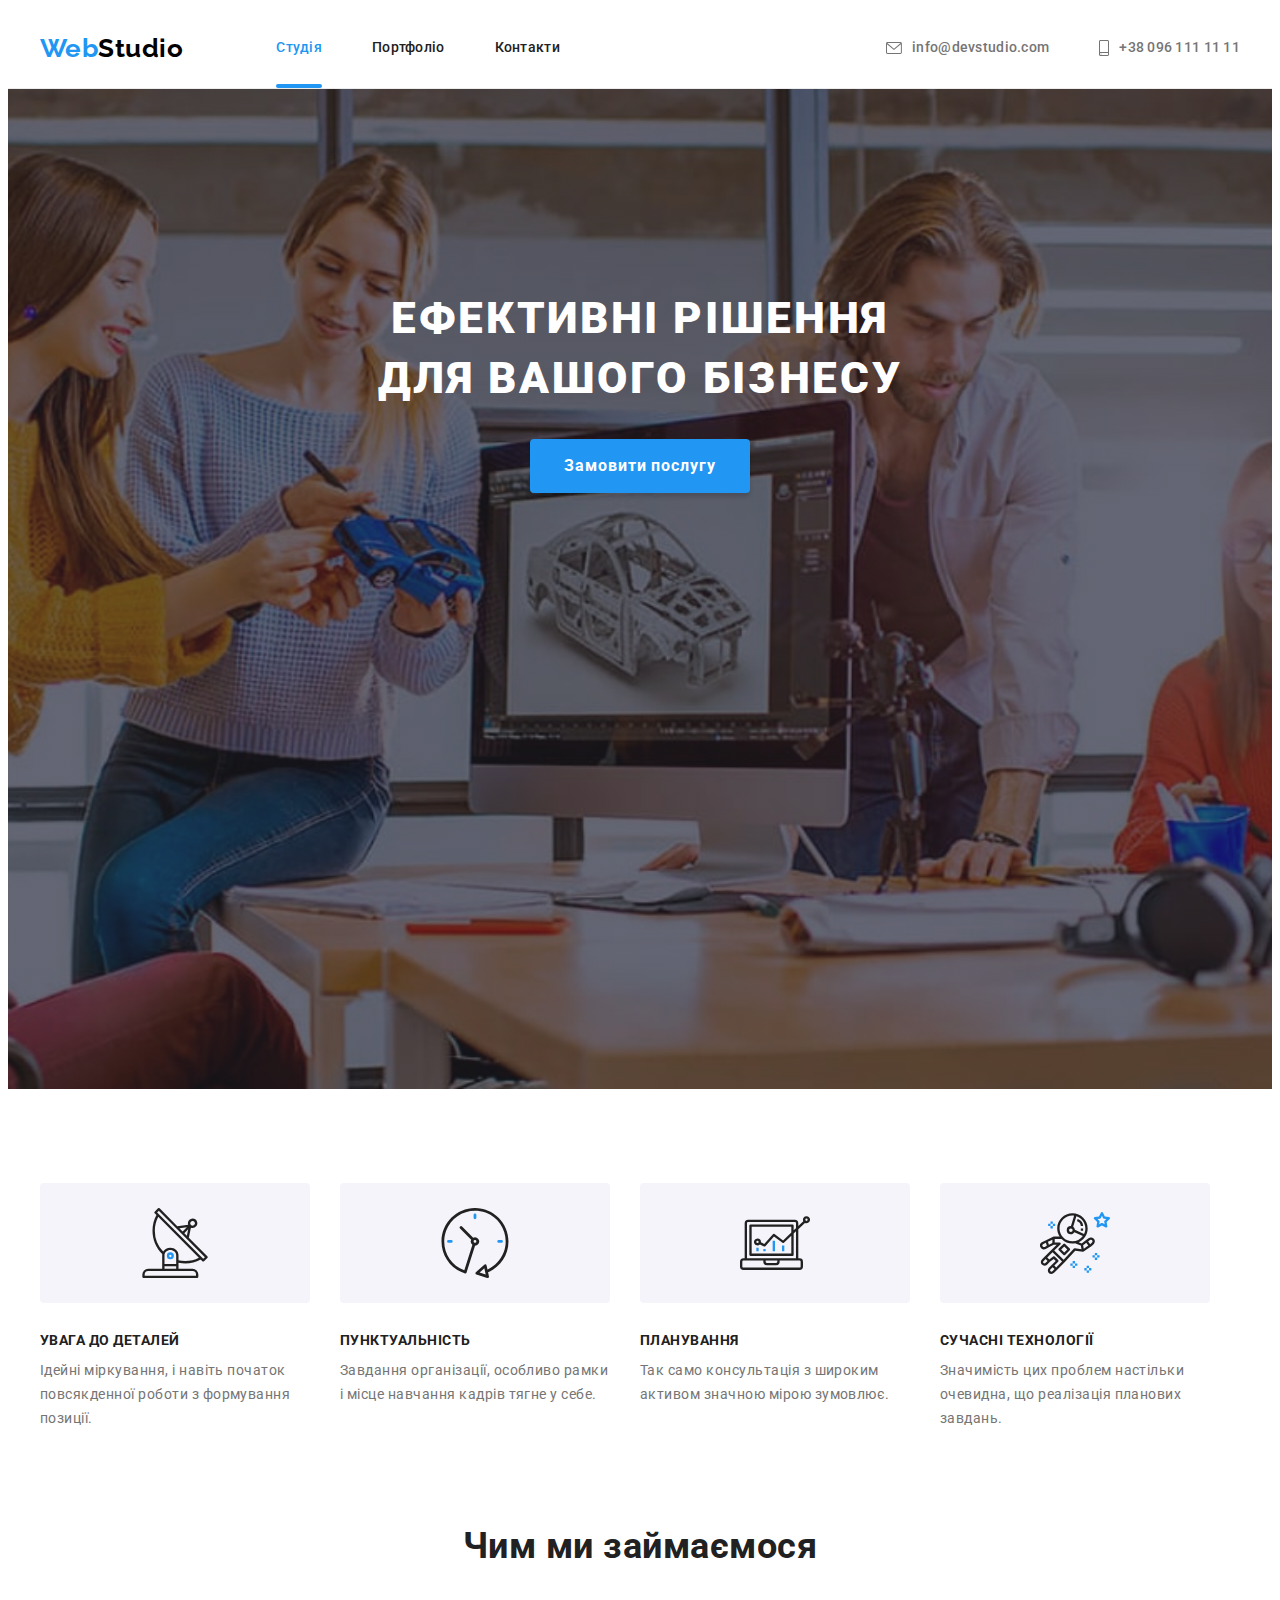
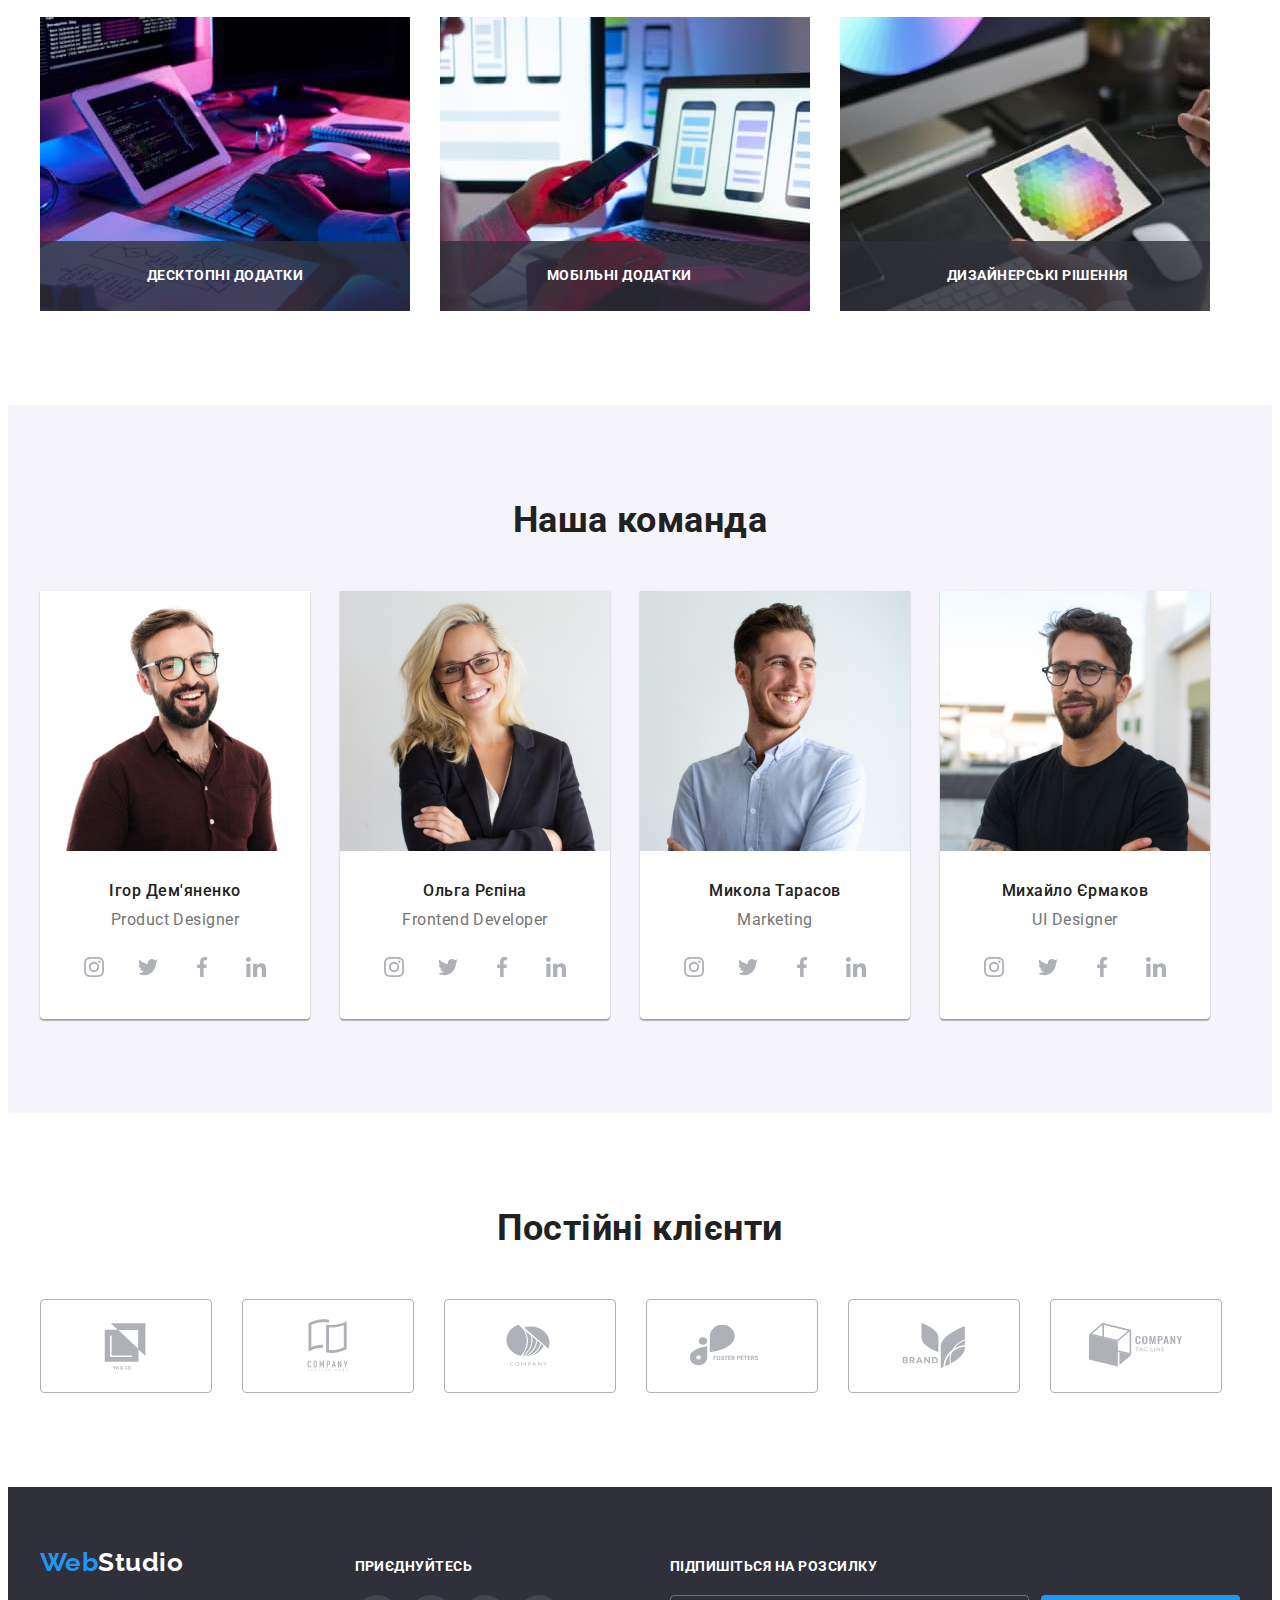
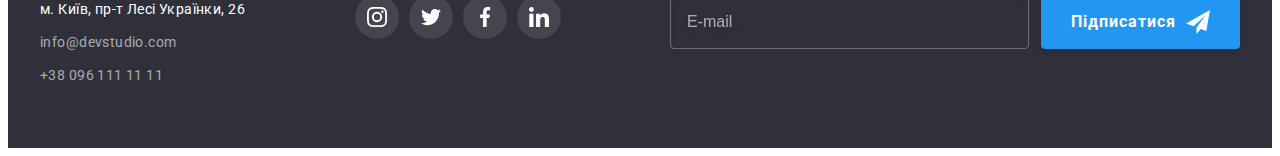
<file: index.html>
<!DOCTYPE html>
<html lang="uk">
	<head>
		<meta charset="UTF-8" />
		<meta http-equiv="X-UA-Compatible" content="IE=edge" />
		<meta name="viewport" content="width=device-width, initial-scale=1.0" />
		<title>Document</title>
		<link rel="preconnect" href="https://fonts.googleapis.com" />
		<link rel="preconnect" href="https://fonts.gstatic.com" crossorigin />
		<link
			href="https://fonts.googleapis.com/css2?family=Raleway:wght@700&family=Roboto:wght@400;500;700;900&display=swap"
			rel="stylesheet"
		/>
		<link
			rel="stylesheet"
			href="https://cdnjs.cloudflare.com/ajax/libs/modern-normalize/1.1.0/modern-normalize.min.css"
			integrity="sha512-wpPYUAdjBVSE4KJnH1VR1HeZfpl1ub8YT/NKx4PuQ5NmX2tKuGu6U/JRp5y+Y8XG2tV+wKQpNHVUX03MfMFn9Q=="
			crossorigin="anonymous"
			referrerpolicy="no-referrer"
		/>
		<link rel="stylesheet" href="./css/main.min.css" />
	</head>
	<body>
		<header class="header">
			<div class="container header__wrap">
				<nav class="header-nav__segment">
					<a href="./index.html" lang="en" class="logo"><span class="logo-web">Web</span>Studio </a>
					<ul class="header-nav__list">
						<li class="header-nav__item"
							><a href="./index.html" class="header-nav__link header-nav__link--active">Студія</a></li
						>
						<li class="header-nav__item"><a href="./portfolio.html" class="header-nav__link">Портфоліо</a></li>
						<li class="header-nav__item"><a href="" class="header-nav__link">Контакти</a></li>
					</ul>
				</nav>
				<ul class="header-contact__list">
					<li class="header-contact__item">
						<a href="mailto:info@devstudio.com" class="header-contact__link">
							<svg class="header-contact__icon" width="16px" height="12px">
								<use href="./images/symbol-defs.svg#icon-envelope"></use>
							</svg>
							info@devstudio.com</a
						></li
					>
					<li class="header-contact__item"
						><a href="tel:+380961111111" class="header-contact__link">
							<svg class="header-contact__icon" width="10px" height="16px">
								<use href="./images/symbol-defs.svg#icon-smartphone"></use>
							</svg>
							+38 096 111 11 11</a
						></li
					>
				</ul>
			</div>
		</header>
		<main>
			<section class="decision decision--overlay">
				<h1 class="decision__title">Ефективні рішення для вашого бізнесу</h1>
				<button type="button" class="decision__button btn" data-modal-open>Замовити послугу</button>
			</section>

			<section class="benefits">
				<div class="container">
					<h2 class="section-title visually-hidden">Переваги студії</h2>
					<ul class="benefits__list">
						<li class="benefits__item">
							<div class="benefits__card">
								<svg class="benefits__icon">
									<use href="./images/symbol-defs.svg#icon-antenna"></use>
								</svg>
							</div>
							<h3 class="benefits__title">УВАГА ДО ДЕТАЛЕЙ</h3>
							<p class="benefits__text">
								Ідейні міркування, і навіть початок повсякденної роботи з формування позиції.
							</p>
						</li>
						<li class="benefits__item">
							<div class="benefits__card">
								<svg class="benefits__icon">
									<use href="./images/symbol-defs.svg#icon-clock"></use>
								</svg>
							</div>
							<h3 class="benefits__title">ПУНКТУАЛЬНІСТЬ</h3>
							<p class="benefits__text"> Завдання організації, особливо рамки і місце навчання кадрів тягне у себе. </p>
						</li>
						<li class="benefits__item">
							<div class="benefits__card">
								<svg class="benefits__icon">
									<use href="./images/symbol-defs.svg#icon-diagram"></use>
								</svg>
							</div>
							<h3 class="benefits__title">ПЛАНУВАННЯ</h3>
							<p class="benefits__text"> Так само консультація з широким активом значною мірою зумовлює. </p>
						</li>
						<li class="benefits__item">
							<div class="benefits__card">
								<svg class="benefits__icon">
									<use href="./images/symbol-defs.svg#icon-astronaut"></use>
								</svg>
							</div>
							<h3 class="benefits__title">СУЧАСНІ ТЕХНОЛОГІЇ</h3>
							<p class="benefits__text"> Значимість цих проблем настільки очевидна, що реалізація планових завдань. </p>
						</li>
					</ul>
				</div>
			</section>
			<section class="about">
				<div class="container">
					<h2 class="section-title">Чим ми займаємося</h2>
					<ul class="about__list">
						<li class="about__item">
							<img src="./images/img1.jpg" alt="програміст працюючий за столом" width="370" />
							<p class="about__title">Десктопні додатки</p>
						</li>
						<li class="about__item">
							<img src="./images/img2.jpg" alt="дізайнер розробляє інтерфейс додатку" width="370" />
							<p class="about__title">Мобільні додатки</p>
						</li>
						<li class="about__item">
							<img src="./images/img3.jpg" alt="дізайнер вибирає кольори на графічному планшеті" width="370" />
							<p class="about__title">Дизайнерські рішення</p>
						</li>
					</ul>
				</div>
			</section>
			<section class="team">
				<div class="container">
					<h2 class="section-title">Наша команда</h2>
					<ul class="team__list">
						<li class="team__card">
							<img src="./images/photo1.jpg" alt="Ігор Дем'яненко" width="270" />
							<div class="team__person">
								<h3 class="team__name">Ігор Дем'яненко</h3>
								<p lang="en" class="team__profession">Product Designer</p>
								<ul class="team__social-list">
									<li class="team__item"
										><a href="" class="team__link" aria-label="Instagram іконка"
											><svg class="team__icon">
												<use href="./images/symbol-defs.svg#icon-instagram"></use></svg></a
									></li>
									<li class="team__item"
										><a href="" class="team__link" aria-label="Twitter іконка"
											><svg class="team__icon">
												<use href="./images/symbol-defs.svg#icon-twitter"></use></svg></a
									></li>
									<li class="team__item"
										><a href="" class="team__link" aria-label="Facebook іконка"
											><svg class="team__icon">
												<use href="./images/symbol-defs.svg#icon-facebook"></use></svg></a
									></li>
									<li class="team__item"
										><a href="" class="team__link" aria-label="Linkedin іконка"
											><svg class="team__icon">
												<use href="./images/symbol-defs.svg#icon-linkedin"></use></svg></a
									></li>
								</ul>
							</div>
						</li>
						<li class="team__card">
							<img src="./images/photo2.jpg" alt="Ольга Рєпіна" width="270" />
							<div class="team__person">
								<h3 class="team__name">Ольга Рєпіна</h3>
								<p lang="en" class="team__profession">Frontend Developer</p>
								<ul class="team__social-list">
									<li class="team__item"
										><a href="" class="team__link" aria-label="Instagram іконка"
											><svg class="team__icon">
												<use href="./images/symbol-defs.svg#icon-instagram"></use></svg></a
									></li>
									<li class="team__item"
										><a href="" class="team__link" aria-label="Twitter іконка"
											><svg class="team__icon">
												<use href="./images/symbol-defs.svg#icon-twitter"></use></svg></a
									></li>
									<li class="team__item"
										><a href="" class="team__link" aria-label="Facebook іконка"
											><svg class="team__icon">
												<use href="./images/symbol-defs.svg#icon-facebook"></use></svg></a
									></li>
									<li class="team__item"
										><a href="" class="team__link" aria-label="Linkedin іконка"
											><svg class="team__icon">
												<use href="./images/symbol-defs.svg#icon-linkedin"></use></svg></a
									></li>
								</ul>
							</div>
						</li>
						<li class="team__card">
							<img src="./images/photo3.jpg" alt="Микола Тарасов" width="270" />
							<div class="team__person">
								<h3 class="team__name">Микола Тарасов</h3>
								<p lang="en" class="team__profession">Marketing</p>
								<ul class="team__social-list">
									<li class="team__item"
										><a href="" class="team__link" aria-label="Instagram іконка"
											><svg class="team__icon">
												<use href="./images/symbol-defs.svg#icon-instagram"></use></svg></a
									></li>
									<li class="team__item"
										><a href="" class="team__link" aria-label="Twitter іконка"
											><svg class="team__icon">
												<use href="./images/symbol-defs.svg#icon-twitter"></use></svg></a
									></li>
									<li class="team__item"
										><a href="" class="team__link" aria-label="Facebook іконка"
											><svg class="team__icon">
												<use href="./images/symbol-defs.svg#icon-facebook"></use></svg></a
									></li>
									<li class="team__item"
										><a href="" class="team__link" aria-label="Linkedin іконка"
											><svg class="team__icon">
												<use href="./images/symbol-defs.svg#icon-linkedin"></use></svg></a
									></li>
								</ul>
							</div>
						</li>
						<li class="team__card">
							<img src="./images/photo4.jpg" alt="Михайло Єрмаков" width="270" />
							<div class="team__person">
								<h3 class="team__name">Михайло Єрмаков</h3>
								<p lang="en" class="team__profession">UI Designer</p>
								<ul class="team__social-list">
									<li class="team__item"
										><a href="" class="team__link" aria-label="Instagram іконка"
											><svg class="team__icon">
												<use href="./images/symbol-defs.svg#icon-instagram"></use></svg></a
									></li>
									<li class="team__item"
										><a href="" class="team__link" aria-label="Twitter іконка"
											><svg class="team__icon">
												<use href="./images/symbol-defs.svg#icon-twitter"></use></svg></a
									></li>
									<li class="team__item"
										><a href="" class="team__link" aria-label="Facebook іконка"
											><svg class="team__icon">
												<use href="./images/symbol-defs.svg#icon-facebook"></use></svg></a
									></li>
									<li class="team__item"
										><a href="" class="team__link" aria-label="Linkedin іконка"
											><svg class="team__icon">
												<use href="./images/symbol-defs.svg#icon-linkedin"></use></svg></a
									></li>
								</ul>
							</div>
						</li>
					</ul>
				</div>
			</section>
			<section class="clients">
				<div class="container">
					<h2 class="section-title">Постійні клієнти</h2>
					<ul class="clients__list">
						<li
							><a href="" class="clients__link"
								><svg class="clients__logo">
									<use href="./images/symbol-defs.svg#icon-Logo1"></use></svg></a
						></li>
						<li
							><a href="" class="clients__link"
								><svg class="clients__logo">
									<use href="./images/symbol-defs.svg#icon-Logo2"></use></svg></a
						></li>
						<li
							><a href="" class="clients__link"
								><svg class="clients__logo">
									<use href="./images/symbol-defs.svg#icon-Logo3"></use></svg></a
						></li>
						<li
							><a href="" class="clients__link"
								><svg class="clients__logo">
									<use href="./images/symbol-defs.svg#icon-Logo4"></use></svg></a
						></li>
						<li
							><a href="" class="clients__link"
								><svg class="clients__logo">
									<use href="./images/symbol-defs.svg#icon-Logo5"></use></svg></a
						></li>
						<li
							><a href="" class="clients__link"
								><svg class="clients__logo">
									<use href="./images/symbol-defs.svg#icon-Logo6"></use></svg></a
						></li>
					</ul>
				</div>
			</section>
		</main>
		<footer class="footer">
			<div class="container footer__container">
				<div class="footer-wrap">
					<a href="./index.html" lang="en" class="logo footer__logo"><span class="logo-web">Web</span>Studio</a>
					<address class="footer-wrap__address">
						<a
							href="https://goo.gl/maps/oYYiF6B2jekayb8w8"
							target="_blank"
							rel="noopener noreferrer nofollow"
							class="footer-wrap__street"
							>м. Київ, пр-т Лесі Українки, 26 <br
						/></a>
						<div class="footer-wrap__contacts">
							<a href="mailto:info@devstudio.com" class="footer-wrap__link">info@devstudio.com</a> <br />
							<a href="tel:+380961111111" class="footer-wrap__link">+38 096 111 11 11</a>
						</div>
					</address>
				</div>
				<div class="footer-social">
					<p class="footer-social__title">приєднуйтесь</p>
					<ul class="footer-social__list">
						<li class="footer-social__item"
							><a href="" class="footer-social__link" aria-label="Instagram іконка"
								><svg class="footer-social__icon">
									<use href="./images/symbol-defs.svg#icon-instagram"></use></svg></a
						></li>
						<li class="footer-social__item"
							><a href="" class="footer-social__link" aria-label="Twitter іконка"
								><svg class="footer-social__icon">
									<use href="./images/symbol-defs.svg#icon-twitter"></use></svg></a
						></li>
						<li class="footer-social__item"
							><a href="" class="footer-social__link" aria-label="Facebook іконка"
								><svg class="footer-social__icon">
									<use href="./images/symbol-defs.svg#icon-facebook"></use></svg></a
						></li>
						<li class="footer-social__item"
							><a href="" class="footer-social__link" aria-label="Linkedin іконка"
								><svg class="footer-social__icon">
									<use href="./images/symbol-defs.svg#icon-linkedin"></use></svg></a
						></li>
					</ul>
				</div>
				<div>
					<b class="footer-subscription">Підпишіться на розсилку</b>
					<form class="footer-subscription__form">
						<label for="mail"></label>
						<input class="footer-subscription__field" type="email" name="subscription" id="mail" placeholder="E-mail" />
						<button type="submit" class="btn-subscription btn"
							>Підписатися
							<svg class="footer-subscription__icon" width="24" height="24">
								<use href="./images/symbol-defs.svg#icon-send"></use>
							</svg>
						</button>
					</form>
				</div>
			</div>
		</footer>
		<div class="backdrop is-hidden" data-modal>
			<div class="modal">
				<b class="modal__title">Залиште свої дані, ми вам передзвонимо</b>
				<button class="modal__close-btn btn" data-modal-close>
					<svg class="modal__close-icon" width="18px" height="18px">
						<use href="./images/symbol-defs.svg#icon-close-black"></use>
					</svg>
				</button>
				<form class="modal__form">
					<label class="modal__field">
						<span class="modal__prompt">Ім'я</span>
						<input class="modal__input" type="text" name="user-name" autocomplete="name" required />
						<svg class="modal__icon" width="18px" height="18px">
							<use href="./images/symbol-defs.svg#icon-person-black"></use>
						</svg>
					</label>

					<label class="modal__field">
						<span class="modal__prompt">Телефон</span>
						<input class="modal__input" type="tel" name="user-tel" required />
						<svg class="modal__icon" width="18px" height="18px">
							<use href="./images/symbol-defs.svg#icon-phone-black"></use>
						</svg>
					</label>
					<label class="modal__field">
						<span class="modal__prompt">Пошта</span>
						<input class="modal__input" type="email" name="user-mail" autocomplete="email" required />
						<svg class="modal__icon" width="18px" height="18px">
							<use href="./images/symbol-defs.svg#icon-email-black"></use>
						</svg>
					</label>
					<label class="modal__comment">
						<span class="modal__prompt">Коментар</span>
						<textarea class="modal__comment-wrap" name="user-comments" placeholder="Введіть текст"></textarea>
					</label>
					<label class="modal__check-wrap">
						<input class="modal__check visually-hidden" type="checkbox" name="contract" required />
						<svg class="modal__icon-check" width="16px" height="15px">
							<use class="modal__icon-disagree" href="./images/symbol-defs.svg#icon-choice-square"></use>
							<use class="modal__icon-agree" href="./images/symbol-defs.svg#icon-check"></use>
						</svg>
						<span class="modal__contract"
							>Погоджуюся з розсилкою та приймаю <a class="modal__contract-link" href="">Умови договору</a></span
						>
					</label>
					<button type="submit" class="modal__btn btn">Відправити</button>
				</form>
			</div>
		</div>
		<script src="./js/modal.js"></script>
	</body>
</html>
</file>
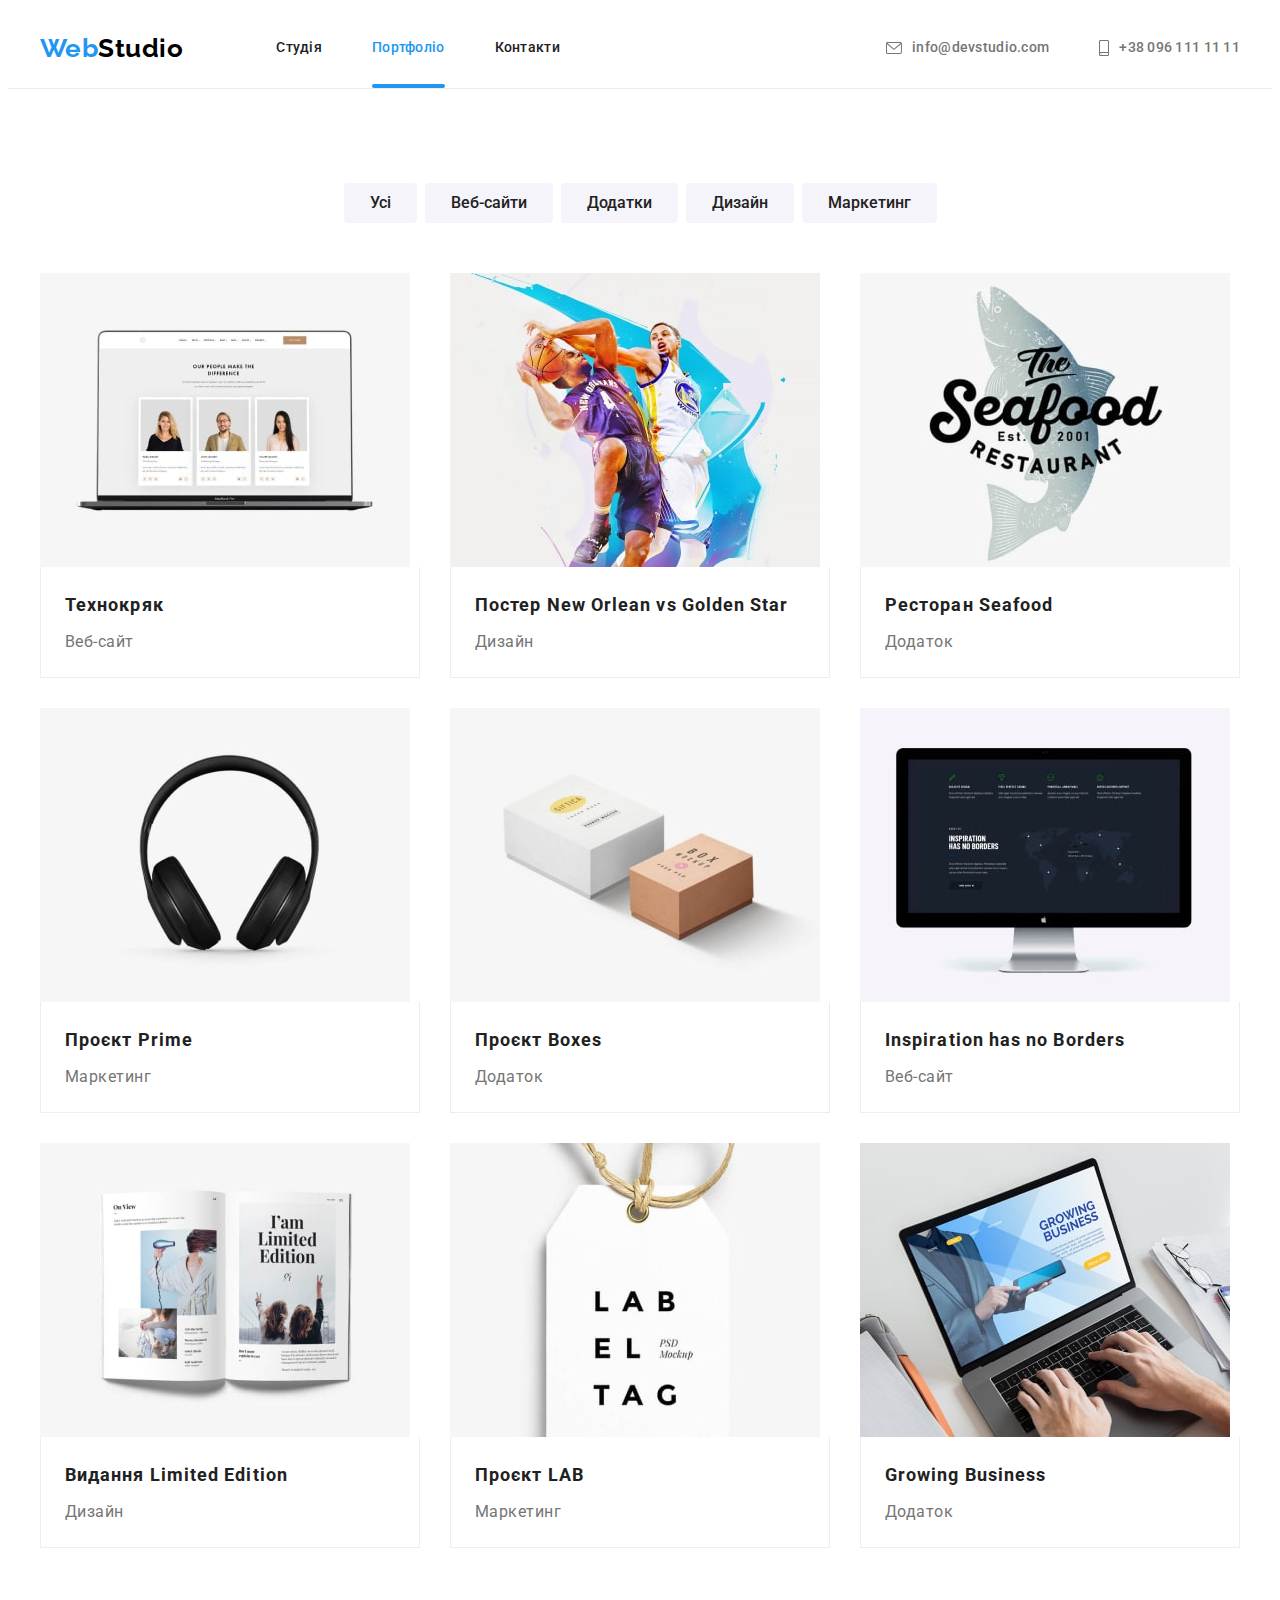
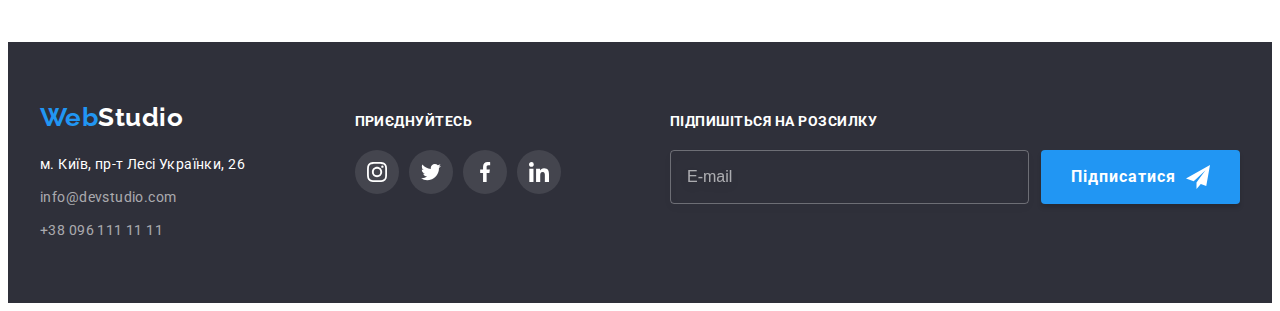
<file: portfolio.html>
<!DOCTYPE html>
<html lang="uk">
	<head>
		<meta charset="UTF-8" />
		<meta http-equiv="X-UA-Compatible" content="IE=edge" />
		<meta name="viewport" content="width=device-width, initial-scale=1.0" />
		<title>Document</title>
		<link rel="preconnect" href="https://fonts.googleapis.com" />
		<link rel="preconnect" href="https://fonts.gstatic.com" crossorigin />
		<link
			href="https://fonts.googleapis.com/css2?family=Raleway:wght@700&family=Roboto:wght@400;500;700;900&display=swap"
			rel="stylesheet"
		/>
		<link
			rel="stylesheet"
			href="https://cdnjs.cloudflare.com/ajax/libs/modern-normalize/1.1.0/modern-normalize.min.css"
			integrity="sha512-wpPYUAdjBVSE4KJnH1VR1HeZfpl1ub8YT/NKx4PuQ5NmX2tKuGu6U/JRp5y+Y8XG2tV+wKQpNHVUX03MfMFn9Q=="
			crossorigin="anonymous"
			referrerpolicy="no-referrer"
		/>
		<link rel="stylesheet" href="./css/main.min.css" />
	</head>

	<body>
		<header class="header">
			<div class="container header__wrap">
				<nav class="header-nav__segment">
					<a href="./index.html" lang="en" class="logo"><span class="logo-web">Web</span>Studio </a>
					<ul class="header-nav__list">
						<li class="header-nav__item"
							><a href="./index.html" class="header-nav__link">Студія</a></li
						>
						<li class="header-nav__item"><a href="./portfolio.html" class="header-nav__link header-nav__link--active">Портфоліо</a></li>
						<li class="header-nav__item"><a href="" class="header-nav__link">Контакти</a></li>
					</ul>
				</nav>
				<ul class="header-contact__list">
					<li class="header-contact__item">
						<a href="mailto:info@devstudio.com" class="header-contact__link">
							<svg class="header-contact__icon" width="16px" height="12px">
								<use href="./images/symbol-defs.svg#icon-envelope"></use>
							</svg>
							info@devstudio.com</a
						></li
					>
					<li class="header-contact__item"
						><a href="tel:+380961111111" class="header-contact__link">
							<svg class="header-contact__icon" width="10px" height="16px">
								<use href="./images/symbol-defs.svg#icon-smartphone"></use>
							</svg>
							+38 096 111 11 11</a
						></li
					>
				</ul>
			</div>
		</header>
		<main>
			<section class="works">
				<div class="container">
					<h1 class="section-title visually-hidden">Портфоліо</h1>
					<ul class="filter">
						<li class="filter__item"><button type="button" class="filter-button btn">Усі</button></li>
						<li class="filter__item"><button type="button" class="filter-button btn">Веб-сайти</button></li>
						<li class="filter__item"><button type="button" class="filter-button btn">Додатки</button></li>
						<li class="filter__item"><button type="button" class="filter-button btn">Дизайн</button></li>
						<li class="filter__item"><button type="button" class="filter-button btn">Маркетинг</button></li>
					</ul>

					<ul class="element">
						<li class="element__list">
							<a href="" class="element__link">
								<div class="element__thumb">
									<img src="./images/p1.jpg" alt="Технокряк" width="370" height="294" />
									<p class="element__resource"
										>Ресурс пропонує комплексні пропозиції з різним рівнем функціоналу та сервісів. Все це дозволить
										відвідувачу отримати вичерпні відомості про компанію чи приватну особу.</p
									>
								</div>
								<div class="element__content">
									<h2 class="element__title">Технокряк</h2>
									<p class="element__text">Веб-сайт</p>
								</div>
							</a>
						</li>
						<li class="element__list">
							<a href="" class="element__link">
								<div class="element__thumb">
									<img src="./images/p2.jpg" alt="Баскетболісти" width="370" height="294" />
									<p class="element__resource"
										>Ресурс пропонує комплексні пропозиції з різним рівнем функціоналу та сервісів. Все це дозволить
										відвідувачу отримати вичерпні відомості про компанію чи приватну особу.</p
									>
								</div>
								<div class="element__content">
									<h2 class="element__title">Постер <span lang="en">New Orlean vs Golden Star</span></h2>
									<p class="element__text">Дизайн</p>
								</div>
							</a>
						</li>
						<li class="element__list">
							<a href="" class="element__link">
								<div class="element__thumb">
									<img src="./images/p3.jpg" alt="Назва ресторану" width="370" height="294" />
									<p class="element__resource"
										>Ресурс пропонує комплексні пропозиції з різним рівнем функціоналу та сервісів. Все це дозволить
										відвідувачу отримати вичерпні відомості про компанію чи приватну особу.</p
									>
								</div>
								<div class="element__content">
									<h2 class="element__title">Ресторан <span lang="en">Seafood</span></h2>
									<p class="element__text">Додаток</p>
								</div>
							</a>
						</li>

						<li class="element__list">
							<a href="" class="element__link">
								<div class="element__thumb">
									<img src="./images/p4.jpg" alt="Навушники" width="370" height="294" />
									<p class="element__resource"
										>Ресурс пропонує комплексні пропозиції з різним рівнем функціоналу та сервісів. Все це дозволить
										відвідувачу отримати вичерпні відомості про компанію чи приватну особу.</p
									>
								</div>
								<div class="element__content">
									<h2 class="element__title">Проєкт <span lang="en">Prime</span></h2>
									<p class="element__text">Маркетинг</p>
								</div>
							</a>
						</li>
						<li class="element__list">
							<a href="" class="element__link">
								<div class="element__thumb">
									<img src="./images/p5.jpg" alt="Коробки" width="370" height="294" />
									<p class="element__resource"
										>Ресурс пропонує комплексні пропозиції з різним рівнем функціоналу та сервісів. Все це дозволить
										відвідувачу отримати вичерпні відомості про компанію чи приватну особу.</p
									>
								</div>
								<div class="element__content">
									<h2 class="element__title">Проєкт <span lang="en">Boxes</span></h2>
									<p class="element__text">Додаток</p>
								</div>
							</a>
						</li>
						<li class="element__list">
							<a href="" class="element__link">
								<div class="element__thumb">
									<img src="./images/p6.jpg" alt="Монитор" width="370" height="294" />
									<p class="element__resource"
										>Ресурс пропонує комплексні пропозиції з різним рівнем функціоналу та сервісів. Все це дозволить
										відвідувачу отримати вичерпні відомості про компанію чи приватну особу.</p
									>
								</div>
								<div class="element__content">
									<h2 class="element__title"><span lang="en">Inspiration has no Borders</span></h2>
									<p class="element__text">Веб-сайт</p>
								</div>
							</a>
						</li>
						<li class="element__list">
							<a href="" class="element__link">
								<div class="element__thumb">
									<img src="./images/p7.jpg" alt="Журнал" width="370" height="294" />
									<p class="element__resource"
										>Ресурс пропонує комплексні пропозиції з різним рівнем функціоналу та сервісів. Все це дозволить
										відвідувачу отримати вичерпні відомості про компанію чи приватну особу.</p
									>
								</div>
								<div class="element__content">
									<h2 class="element__title">Видання <span lang="en">Limited Edition</span></h2>
									<p class="element__text">Дизайн</p>
								</div>
							</a>
						</li>
						<li class="element__list">
							<a href="" class="element__link">
								<div class="element__thumb">
									<img src="./images/p8.jpg" alt="Бирка" width="370" height="294" />
									<p class="element__resource"
										>Ресурс пропонує комплексні пропозиції з різним рівнем функціоналу та сервісів. Все це дозволить
										відвідувачу отримати вичерпні відомості про компанію чи приватну особу.</p
									>
								</div>
								<div class="element__content">
									<h2 class="element__title">Проєкт <span lang="en">LAB</span></h2>
									<p class="element__text">Маркетинг</p>
								</div>
							</a>
						</li>
						<li class="element__list">
							<a href="" class="element__link">
								<div class="element__thumb">
									<img src="./images/p9.jpg" alt="Ноутбук" width="370" height="294" />
									<p class="element__resource"
										>Ресурс пропонує комплексні пропозиції з різним рівнем функціоналу та сервісів. Все це дозволить
										відвідувачу отримати вичерпні відомості про компанію чи приватну особу.</p
									>
								</div>
								<div class="element__content">
									<h2 class="element__title"><span lang="en">Growing Business</span></h2>
									<p class="element__text">Додаток</p>
								</div>
							</a>
						</li>
					</ul>
				</div>
			</section>
		</main>
		<footer class="footer">
			<div class="container footer__container">
				<div class="footer-wrap">
					<a href="./index.html" lang="en" class="logo footer__logo"><span class="logo-web">Web</span>Studio</a>
					<address class="footer-wrap__address">
						<a
							href="https://goo.gl/maps/oYYiF6B2jekayb8w8"
							target="_blank"
							rel="noopener noreferrer nofollow"
							class="footer-wrap__street"
							>м. Київ, пр-т Лесі Українки, 26 <br
						/></a>
						<div class="footer-wrap__contacts">
							<a href="mailto:info@devstudio.com" class="footer-wrap__link">info@devstudio.com</a> <br />
							<a href="tel:+380961111111" class="footer-wrap__link">+38 096 111 11 11</a>
						</div>
					</address>
				</div>
				<div class="footer-social">
					<p class="footer-social__title">приєднуйтесь</p>
					<ul class="footer-social__list">
						<li class="footer-social__item"
							><a href="" class="footer-social__link" aria-label="Instagram іконка"
								><svg class="footer-social__icon">
									<use href="./images/symbol-defs.svg#icon-instagram"></use></svg></a
						></li>
						<li class="footer-social__item"
							><a href="" class="footer-social__link" aria-label="Twitter іконка"
								><svg class="footer-social__icon">
									<use href="./images/symbol-defs.svg#icon-twitter"></use></svg></a
						></li>
						<li class="footer-social__item"
							><a href="" class="footer-social__link" aria-label="Facebook іконка"
								><svg class="footer-social__icon">
									<use href="./images/symbol-defs.svg#icon-facebook"></use></svg></a
						></li>
						<li class="footer-social__item"
							><a href="" class="footer-social__link" aria-label="Linkedin іконка"
								><svg class="footer-social__icon">
									<use href="./images/symbol-defs.svg#icon-linkedin"></use></svg></a
						></li>
					</ul>
				</div>
				<div>
					<b class="footer-subscription">Підпишіться на розсилку</b>
					<form class="footer-subscription__form">
						<label for="mail"></label>
						<input class="footer-subscription__field" type="email" name="subscription" id="mail" placeholder="E-mail" />
						<button type="submit" class="btn-subscription btn"
							>Підписатися
							<svg class="footer-subscription__icon" width="24" height="24">
								<use href="./images/symbol-defs.svg#icon-send"></use>
							</svg>
						</button>
					</form>
				</div>
			</div>
		</footer>
	</body>
</html>
</file>
<file: css/main.min.css>
:root{--primary-text-color: #757575;--title-text-color: #212121;--accent-color: #2196f3;--primary-bg-color: #f5f5f5;--bg-button: #f5f4fa;--accent-button-color: #ffffff;--card-set-gap: 30px;--timing-function: cubic-bezier(0.4, 0, 0.2, 1)}.footer-social__list,.element__list,.filter,.clients__list,.team__social-list,.team__list,.about__list,.benefits__list,.header-contact__list,.header-nav__list{padding:0;margin:0;list-style:none}.works,.clients,.team,.about,.benefits{padding-top:94px;padding-bottom:94px}.footer-social__link,.footer-wrap__link,.element__link,.clients__link,.header-contact__link,.header-nav__link,.logo{text-decoration:none;color:currentColor}.modal__comment-wrap,.modal__input{width:100%;border:1px solid rgba(33,33,33,.2);border-radius:4px;outline:rgba(0,0,0,0)}.visually-hidden{position:absolute;width:1px;height:1px;margin:-1px;padding:0;overflow:hidden;border:0;clip:rect(0 0 0 0)}html{scroll-behavior:smooth}body{color:var(--title-text-color);font-family:Roboto,sans-serif;letter-spacing:.03em}img{display:block;max-width:100%}h1,h2,h3,h4,p{margin:0}.section-title{font-weight:700;font-size:36px;line-height:1.17;text-align:center;color:var(--title-text-color)}.logo{display:block;color:#000;font-family:Raleway,sans-serif;font-weight:700;font-size:26px;line-height:1.19}.logo-web{color:var(--accent-color)}.btn{border-color:rgba(0,0,0,0);font-family:inherit;cursor:pointer}.container{padding-left:15px;padding-right:15px;margin-left:auto;margin-right:auto;width:1200px}.backdrop{position:fixed;top:0;left:0;width:100%;height:100%;background:rgba(0,0,0,.2);opacity:1;-webkit-transition:opacity 250ms var(--timing-function),visibility 250ms var(--timing-function);transition:opacity 250ms var(--timing-function),visibility 250ms var(--timing-function)}.backdrop.is-hidden{opacity:0;pointer-events:none;visibility:hidden}.backdrop.is-hidden .modal{-webkit-transform:translate(-50%, -50%) scale(0.9);transform:translate(-50%, -50%) scale(0.9)}.modal{position:absolute;top:50%;left:50%;width:528px;min-height:581px;padding:40px;background:#fff;-webkit-box-shadow:0px 1px 3px rgba(0,0,0,.12),0px 1px 1px rgba(0,0,0,.14),0px 2px 1px rgba(0,0,0,.2);box-shadow:0px 1px 3px rgba(0,0,0,.12),0px 1px 1px rgba(0,0,0,.14),0px 2px 1px rgba(0,0,0,.2);border-radius:4px;-webkit-transform:translate(-50%, -50%) scale(1);transform:translate(-50%, -50%) scale(1);-webkit-transition:-webkit-transform 250ms var(--timing-function);transition:-webkit-transform 250ms var(--timing-function);transition:transform 250ms var(--timing-function);transition:transform 250ms var(--timing-function), -webkit-transform 250ms var(--timing-function)}.modal__title{display:block;font-weight:700;font-size:20px;line-height:1.15;color:var(--title-text-color);text-align:center;margin-bottom:12px}.modal__close-icon{fill:currentColor;-webkit-transition:fill 250ms var(--timing-function);transition:fill 250ms var(--timing-function)}.modal__close-btn{position:absolute;display:-webkit-box;display:-ms-flexbox;display:flex;-webkit-box-align:center;-ms-flex-align:center;align-items:center;-webkit-box-pack:center;-ms-flex-pack:center;justify-content:center;top:8px;right:8px;width:30px;height:30px;border-radius:50%;background:#fff;border:1px solid rgba(0,0,0,.1);margin-top:8px;margin-right:8px;-webkit-transition:border-color 250ms var(--timing-function);transition:border-color 250ms var(--timing-function)}.modal__close-btn:hover{border-color:var(--accent-color);cursor:pointer}.modal__close-btn:hover .modal__close-icon{fill:var(--accent-color)}.modal__form{margin-left:auto;margin-right:auto;text-align:left}.modal__field{position:relative;margin-bottom:10px;display:-webkit-box;display:-ms-flexbox;display:flex;-webkit-box-orient:vertical;-webkit-box-direction:normal;-ms-flex-direction:column;flex-direction:column}.modal__prompt{margin-bottom:4px;font-size:12px;line-height:1.1666666667;letter-spacing:.01em;color:var(--primary-text-color)}.modal__icon{position:absolute;bottom:11px;left:12px;-webkit-transition:fill 250ms var(--timing-function);transition:fill 250ms var(--timing-function)}.modal__input{margin:0;padding-left:42px;height:40px;-webkit-transition:border-color 250ms var(--timing-function);transition:border-color 250ms var(--timing-function)}.modal__input:focus{border-color:var(--accent-color)}.modal__input:hover{cursor:pointer}.modal__input:focus+.modal__icon{fill:var(--accent-color)}.modal__comment-wrap{resize:none;padding:12px 16px;height:120px;margin-top:4px;-webkit-transition:border-color 250ms var(--timing-function);transition:border-color 250ms var(--timing-function)}.modal__comment-wrap:focus{border-color:var(--accent-color)}.modal__comment-wrap:hover{cursor:pointer}.modal__comment{display:block;margin-bottom:20px}.modal__comment textarea::-webkit-input-placeholder{font-size:12px;line-height:1.1666666667;letter-spacing:.01em;color:rgba(117,117,117,.5)}.modal__comment textarea::-moz-placeholder{font-size:12px;line-height:1.1666666667;letter-spacing:.01em;color:rgba(117,117,117,.5)}.modal__comment textarea:-ms-input-placeholder{font-size:12px;line-height:1.1666666667;letter-spacing:.01em;color:rgba(117,117,117,.5)}.modal__comment textarea::-ms-input-placeholder{font-size:12px;line-height:1.1666666667;letter-spacing:.01em;color:rgba(117,117,117,.5)}.modal__comment textarea::placeholder{font-size:12px;line-height:1.1666666667;letter-spacing:.01em;color:rgba(117,117,117,.5)}.modal__check-wrap{display:-webkit-inline-box;display:-ms-inline-flexbox;display:inline-flex;-webkit-box-pack:center;-ms-flex-pack:center;justify-content:center;-webkit-box-align:center;-ms-flex-align:center;align-items:center;gap:8px;margin-bottom:30px;padding-left:12px}.modal__icon-agree{opacity:0;-webkit-transition:opacity 250ms var(--timing-function);transition:opacity 250ms var(--timing-function)}.modal__check{margin-right:8px}.modal__check:checked+.modal__icon-check .modal__icon-agree{opacity:1}.modal__contract{font-size:14px;line-height:1.7142857143;color:var(--primary-text-color)}.modal__contract-link{color:var(--accent-color)}.modal__btn{width:200px;height:50px;background:var(--accent-color);-webkit-box-shadow:0px 4px 4px rgba(0,0,0,.15);box-shadow:0px 4px 4px rgba(0,0,0,.15);border-radius:4px;border-color:rgba(0,0,0,0);font-weight:700;font-size:16px;line-height:1.875;display:-webkit-box;display:-ms-flexbox;display:flex;margin-left:auto;margin-right:auto;-webkit-box-align:center;-ms-flex-align:center;align-items:center;-webkit-box-pack:center;-ms-flex-pack:center;justify-content:center;letter-spacing:.06em;color:var(--accent-button-color)}.modal__btn:hover{cursor:pointer}.header{border-bottom:1px solid #ececec}.header__wrap{display:-webkit-box;display:-ms-flexbox;display:flex;-webkit-box-align:center;-ms-flex-align:center;align-items:center;-webkit-box-pack:justify;-ms-flex-pack:justify;justify-content:space-between;margin-left:auto}.header-nav__segment{display:-webkit-box;display:-ms-flexbox;display:flex;-webkit-box-align:center;-ms-flex-align:center;align-items:center}.header-nav__link{display:-webkit-box;display:-ms-flexbox;display:flex;-webkit-box-align:center;-ms-flex-align:center;align-items:center;-webkit-box-pack:center;-ms-flex-pack:center;justify-content:center;position:relative;padding-top:32px;padding-bottom:32px;color:var(--title-text-color);font-weight:500;font-size:14px;line-height:1.14;letter-spacing:.02em;-webkit-transition:color 250ms var(--timing-function);transition:color 250ms var(--timing-function)}.header-nav__link:hover,.header-nav__link:focus{color:var(--accent-color)}.header-nav__list{display:-webkit-box;display:-ms-flexbox;display:flex;margin-left:93px}.header-nav__item:not(:last-child){margin-right:50px}.header-nav__link--active{color:var(--accent-color)}.header-nav__link--active::after{content:"";display:block;position:absolute;left:0;bottom:0;width:100%;height:4px;background:#2196f3;border-radius:2px}.header-contact__list{display:-webkit-box;display:-ms-flexbox;display:flex;-webkit-box-align:center;-ms-flex-align:center;align-items:center}.header-contact__item+.header-contact__item{margin-left:50px}.header-contact__icon{margin-right:10px;fill:currentColor}.header-contact__link{display:-webkit-box;display:-ms-flexbox;display:flex;-webkit-box-align:center;-ms-flex-align:center;align-items:center;-webkit-box-pack:center;-ms-flex-pack:center;justify-content:center;padding-top:32px;padding-bottom:32px;color:var(--primary-text-color);font-weight:500;font-size:14px;line-height:1.14;letter-spacing:.02em;-webkit-transition:color 250ms var(--timing-function);transition:color 250ms var(--timing-function)}.header-contact__link:hover,.header-contact__link:focus{color:var(--accent-color);fill:var(--accent-color)}.decision{text-align:center;-webkit-box-pack:center;-ms-flex-pack:center;justify-content:center;margin-top:0;margin-bottom:0;padding:200px 0;background:#2f303a}.decision--overlay{max-width:1600px;height:600px;margin-left:auto;margin-right:auto;background:#c4c4c4;background-image:-webkit-gradient(linear, left top, right top, from(rgba(47, 48, 58, 0.4)), to(rgba(47, 48, 58, 0.4))),url("../images/overlay.jpg");background-image:linear-gradient(to right, rgba(47, 48, 58, 0.4), rgba(47, 48, 58, 0.4)),url("../images/overlay.jpg");background-repeat:no-repeat;background-size:cover;background-position:center}.decision__title{margin-bottom:30px;width:600px;margin-left:auto;margin-right:auto;font-weight:900;font-size:44px;line-height:1.36;text-align:center;letter-spacing:.06em;text-transform:uppercase;color:#fff}.decision__button{padding:10px 32px;display:inline-block;-webkit-box-align:center;-ms-flex-align:center;align-items:center;text-align:center;font-weight:700;font-size:16px;line-height:1.88;letter-spacing:.06em;color:#fff;background:#2196f3;-webkit-box-shadow:0px 4px 4px rgba(0,0,0,.15);box-shadow:0px 4px 4px rgba(0,0,0,.15);border-radius:4px}.benefits__list{display:-webkit-box;display:-ms-flexbox;display:flex}.benefits__item+.benefits__item{margin-left:30px}.benefits__card{display:-webkit-box;display:-ms-flexbox;display:flex;height:120px;background-color:#f5f4fa;border-radius:4px;margin-bottom:30px;-webkit-box-pack:center;-ms-flex-pack:center;justify-content:center;-webkit-box-align:center;-ms-flex-align:center;align-items:center}.benefits__icon{width:70px;height:70px}.benefits__title{font-weight:700;font-size:14px;line-height:1.14;text-transform:uppercase;color:var(--title-text-color)}.benefits__text{margin-top:10px;width:270px;font-size:14px;line-height:1.71;color:var(--primary-text-color)}.about{padding-top:0}.about__list{display:-webkit-box;display:-ms-flexbox;display:flex;margin-top:50px}.about__item+.about__item{margin-left:30px}.about__item{position:relative}.about__item::before{content:"";display:inline-block;position:absolute;bottom:0;left:0;width:100%;height:70px;background:rgba(47,48,58,.8)}.about__title{position:absolute;display:-webkit-box;display:-ms-flexbox;display:flex;bottom:27px;left:107px;-webkit-box-align:center;-ms-flex-align:center;align-items:center;-webkit-box-pack:center;-ms-flex-pack:center;justify-content:center;font-weight:700;font-size:14px;line-height:1.14;text-transform:uppercase;color:#fff}.team{background:#f5f4fa}.team__list{display:-webkit-box;display:-ms-flexbox;display:flex;margin-top:50px}.team__card+.team__card{margin-left:30px}.team__card{background:var(--accent-button-color);-webkit-box-shadow:0px 1px 3px rgba(0,0,0,.12),0px 1px 1px rgba(0,0,0,.14),0px 2px 1px rgba(0,0,0,.2);box-shadow:0px 1px 3px rgba(0,0,0,.12),0px 1px 1px rgba(0,0,0,.14),0px 2px 1px rgba(0,0,0,.2);border-radius:0px 0px 4px 4px}.team__person{padding:30px 0}.team__name{font-weight:500;font-size:16px;line-height:1.19;text-align:center;color:var(--title-text-color)}.team__profession{margin-top:10px;font-size:16px;line-height:1.19;text-align:center;color:var(--primary-text-color)}.team__social-list{display:-webkit-box;display:-ms-flexbox;display:flex;-webkit-box-pack:center;-ms-flex-pack:center;justify-content:center;margin-top:16px}.team__link{width:44px;height:44px;background-color:var(--accent-button-color);border-radius:50%;display:-webkit-box;display:-ms-flexbox;display:flex;-webkit-box-align:center;-ms-flex-align:center;align-items:center;-webkit-box-pack:center;-ms-flex-pack:center;justify-content:center;-webkit-transition:background 250ms var(--timing-function),fill 250ms var(--timing-function);transition:background 250ms var(--timing-function),fill 250ms var(--timing-function)}.team__link:hover,.team__link:focus{background:var(--accent-color)}.team__link:hover svg,.team__link:focus svg{fill:var(--accent-button-color)}.team__item{-webkit-box-pack:center;-ms-flex-pack:center;justify-content:center}.team__item:not(:first-child){margin-left:10px}.team__icon{width:20px;height:20px;fill:#afb1b8;-webkit-transition:fill 250ms var(--timing-function);transition:fill 250ms var(--timing-function)}.team__icon:hover,.team__icon:focus{color:var(--accent-button-color)}.clients__list{display:-webkit-box;display:-ms-flexbox;display:flex;gap:30px;margin-top:50px}.clients__link{width:170px;height:92px;border:1px solid #afb1b8;border-radius:4px;display:-webkit-box;display:-ms-flexbox;display:flex;-webkit-box-align:center;-ms-flex-align:center;align-items:center;-webkit-box-pack:center;-ms-flex-pack:center;justify-content:center;-webkit-transition:border 250ms var(--timing-function),fill 250ms var(--timing-function);transition:border 250ms var(--timing-function),fill 250ms var(--timing-function)}.clients__link:hover,.clients__link:focus{border:1px solid #2196f3}.clients__link:hover svg,.clients__link:focus svg{fill:var(--accent-color)}.clients__logo{width:106px;height:60px;fill:#afb1b8;-webkit-transition:fill 250ms var(--timing-function);transition:fill 250ms var(--timing-function)}.filter{display:-webkit-box;display:-ms-flexbox;display:flex;-webkit-box-pack:center;-ms-flex-pack:center;justify-content:center;margin-bottom:50px}.filter__item+.filter__item{margin-left:8px}.filter-button{display:inline-block;border-radius:4px;padding:6px 25px;min-width:73px;text-align:center;border:1px solid rgba(0,0,0,0);color:var(--title-text-color);background-color:var(--bg-button);font-weight:500;font-size:16px;line-height:1.62;text-decoration:none;-webkit-transition:color 250ms var(--timing-function),background-color 250ms var(--timing-function),-webkit-box-shadow 250ms var(--timing-function);transition:color 250ms var(--timing-function),background-color 250ms var(--timing-function),-webkit-box-shadow 250ms var(--timing-function);transition:color 250ms var(--timing-function),background-color 250ms var(--timing-function),box-shadow 250ms var(--timing-function);transition:color 250ms var(--timing-function),background-color 250ms var(--timing-function),box-shadow 250ms var(--timing-function),-webkit-box-shadow 250ms var(--timing-function)}.filter-button:not(:first-child){padding:6px 22px}.filter-button:hover,.filter-button:focus{color:var(--accent-button-color);background-color:var(--accent-color);-webkit-box-shadow:0px 3px 1px rgba(0,0,0,.1),0px 1px 2px rgba(0,0,0,.08),0px 2px 2px rgba(0,0,0,.12);box-shadow:0px 3px 1px rgba(0,0,0,.1),0px 1px 2px rgba(0,0,0,.08),0px 2px 2px rgba(0,0,0,.12)}.element{padding:0;margin:0;list-style:none;display:-webkit-box;display:-ms-flexbox;display:flex;-ms-flex-wrap:wrap;flex-wrap:wrap;margin-left:calc(-1*var(--card-set-gap));margin-top:calc(-1*var(--card-set-gap))}.element__list{-ms-flex-preferred-size:calc(33.3333333333% - var(--card-set-gap));flex-basis:calc(33.3333333333% - var(--card-set-gap));margin-left:var(--card-set-gap);margin-top:var(--card-set-gap);background-color:#fff;-webkit-transition:-webkit-box-shadow 250ms var(--timing-function);transition:-webkit-box-shadow 250ms var(--timing-function);transition:box-shadow 250ms var(--timing-function);transition:box-shadow 250ms var(--timing-function), -webkit-box-shadow 250ms var(--timing-function)}.element__list:hover,.element__list:focus{-webkit-box-shadow:0px 1px 1px rgba(0,0,0,.12),0px 4px 4px rgba(0,0,0,.06),1px 4px 6px rgba(0,0,0,.16);box-shadow:0px 1px 1px rgba(0,0,0,.12),0px 4px 4px rgba(0,0,0,.06),1px 4px 6px rgba(0,0,0,.16)}.element__thumb{position:relative;overflow:hidden}.element__resource{position:absolute;top:0;left:0;width:100%;height:100%;padding:63px 24px;font-size:18px;line-height:1.56;color:#fff;background:rgba(33,150,243,.9);-webkit-transform:translateY(100%);transform:translateY(100%);opacity:0;-webkit-transition:opacity 250ms var(--timing-function),-webkit-transform 250ms var(--timing-function);transition:opacity 250ms var(--timing-function),-webkit-transform 250ms var(--timing-function);transition:transform 250ms var(--timing-function),opacity 250ms var(--timing-function);transition:transform 250ms var(--timing-function),opacity 250ms var(--timing-function),-webkit-transform 250ms var(--timing-function)}.element__link:hover .element__resource{-webkit-transform:translateY(0%);transform:translateY(0%);opacity:1}.element__content{padding:20px 24px;border:1px solid #eee;border-top:none}.element__title{color:var(--title-text-color);font-weight:700;font-size:18px;line-height:2;letter-spacing:.06em}.element__text{margin-top:4px;color:var(--primary-text-color);font-size:16px;line-height:1.88}.footer__logo{display:block;color:var(--accent-button-color);font-family:Raleway,sans-serif;font-weight:700;font-size:26px;line-height:1.19;text-decoration:none}.footer{padding-top:60px;padding-bottom:60px;background:#2f303a;-webkit-box-pack:center;-ms-flex-pack:center;justify-content:center}.footer-wrap__address{display:block;margin-top:20px;font-style:normal;font-size:14px;line-height:1.71;color:#fff}.footer-wrap__link{display:inline-block;margin-top:9px;font-family:Roboto,sans-serif;letter-spacing:.03em;font-size:14px;line-height:1.71;color:rgba(255,255,255,.6);text-decoration:none;-webkit-transition:color 250ms var(--timing-function);transition:color 250ms var(--timing-function)}.footer-wrap__link:hover,.footer-wrap__link:focus{color:var(--accent-color)}.footer-wrap__street{display:inline-block;font-family:"Roboto",sans-serif;font-size:14px;line-height:1.71;letter-spacing:.03em;color:#fff;text-decoration:none;-webkit-transition:color 250ms var(--timing-function);transition:color 250ms var(--timing-function)}.footer-wrap__street:hover,.footer-wrap__street:focus{color:var(--accent-color)}.footer-social__title{font-weight:700;font-size:14px;line-height:1.14;text-transform:uppercase;color:var(--accent-button-color)}.footer-social__list{display:-webkit-box;display:-ms-flexbox;display:flex;margin-top:20px;gap:10px}.footer-social__link{width:44px;height:44px;background-color:rgba(255,255,255,.1);border-radius:50%;display:-webkit-box;display:-ms-flexbox;display:flex;-webkit-box-align:center;-ms-flex-align:center;align-items:center;-webkit-box-pack:center;-ms-flex-pack:center;justify-content:center;-webkit-transition:background 250ms var(--timing-function);transition:background 250ms var(--timing-function)}.footer-social__link:hover,.footer-social__link:focus{background:var(--accent-color)}.footer-social__icon{width:20px;height:20px;fill:var(--accent-button-color)}.footer-subscription{display:block;font-weight:700;font-size:14px;line-height:1.14;text-transform:uppercase;color:var(--accent-button-color)}.footer-subscription__form{display:-webkit-box;display:-ms-flexbox;display:flex;width:570px;margin-top:20px}.footer-subscription__field{margin-right:12px;padding:15px 16px;width:358px;border:1px solid rgba(255,255,255,.3);-webkit-filter:drop-shadow(0px 4px 4px rgba(0, 0, 0, 0.15));filter:drop-shadow(0px 4px 4px rgba(0, 0, 0, 0.15));border-radius:4px;background-color:rgba(0,0,0,0);outline:rgba(0,0,0,0);color:rgba(255,255,255,.6);-webkit-transition:border-color 250ms var(--timing-function);transition:border-color 250ms var(--timing-function)}.footer-subscription__field::-webkit-input-placeholder{font-size:16px;line-height:1.25;-webkit-box-align:center;align-items:center;color:rgba(255,255,255,.6)}.footer-subscription__field::-moz-placeholder{font-size:16px;line-height:1.25;align-items:center;color:rgba(255,255,255,.6)}.footer-subscription__field:-ms-input-placeholder{font-size:16px;line-height:1.25;-ms-flex-align:center;align-items:center;color:rgba(255,255,255,.6)}.footer-subscription__field::-ms-input-placeholder{font-size:16px;line-height:1.25;-ms-flex-align:center;align-items:center;color:rgba(255,255,255,.6)}.footer-subscription__field::placeholder{font-size:16px;line-height:1.25;-webkit-box-align:center;-ms-flex-align:center;align-items:center;color:rgba(255,255,255,.6)}.footer-subscription__field:focus{border-color:var(--accent-color)}.footer__container{display:-webkit-box;display:-ms-flexbox;display:flex;gap:70px;-webkit-box-align:baseline;-ms-flex-align:baseline;align-items:baseline;-webkit-box-pack:justify;-ms-flex-pack:justify;justify-content:space-between}.btn-subscription{padding:10px 28px;font-weight:700;font-size:16px;line-height:1.88;display:-webkit-box;display:-ms-flexbox;display:flex;-webkit-box-align:center;-ms-flex-align:center;align-items:center;text-align:center;letter-spacing:.06em;color:#fff;background:#2196f3;-webkit-box-shadow:0px 4px 4px rgba(0,0,0,.15);box-shadow:0px 4px 4px rgba(0,0,0,.15);border-radius:4px;border-color:rgba(0,0,0,0)}.footer-subscription__icon{margin-left:10px}/*# sourceMappingURL=main.min.css.map */
</file>
